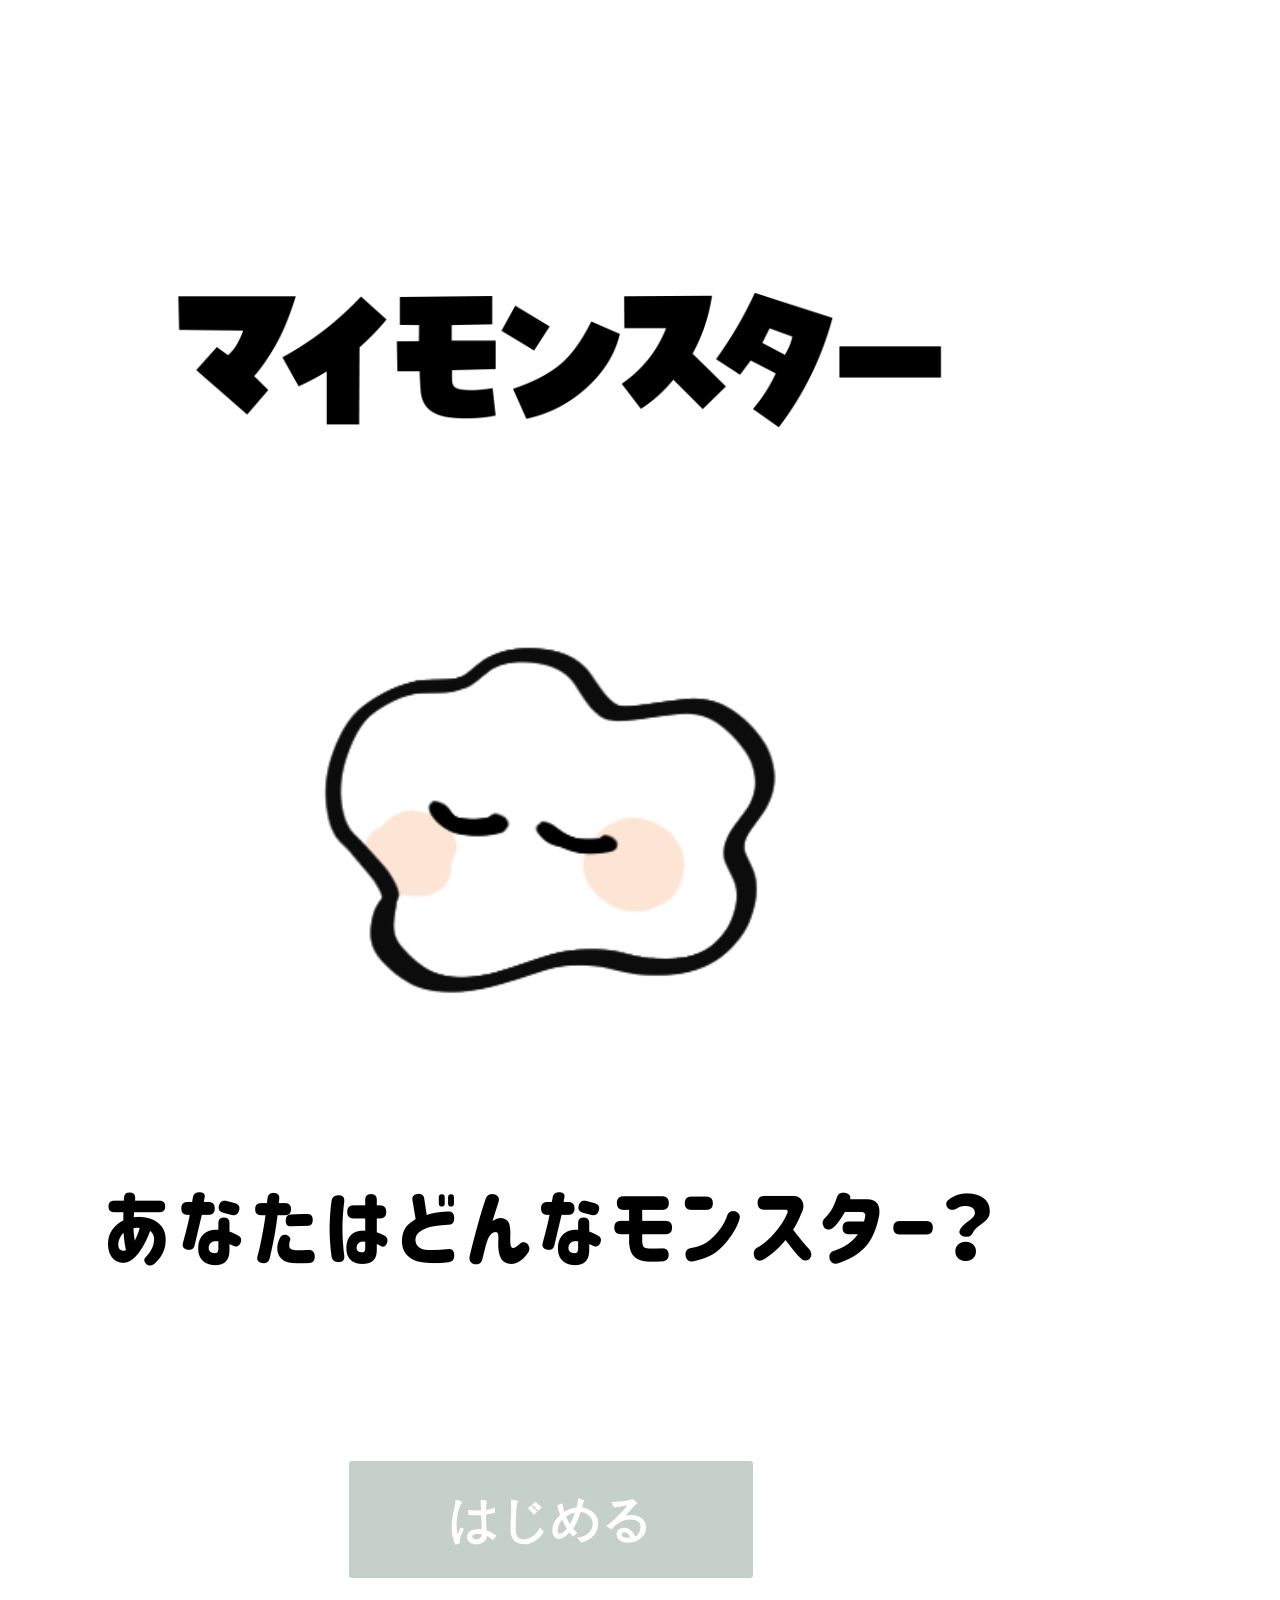
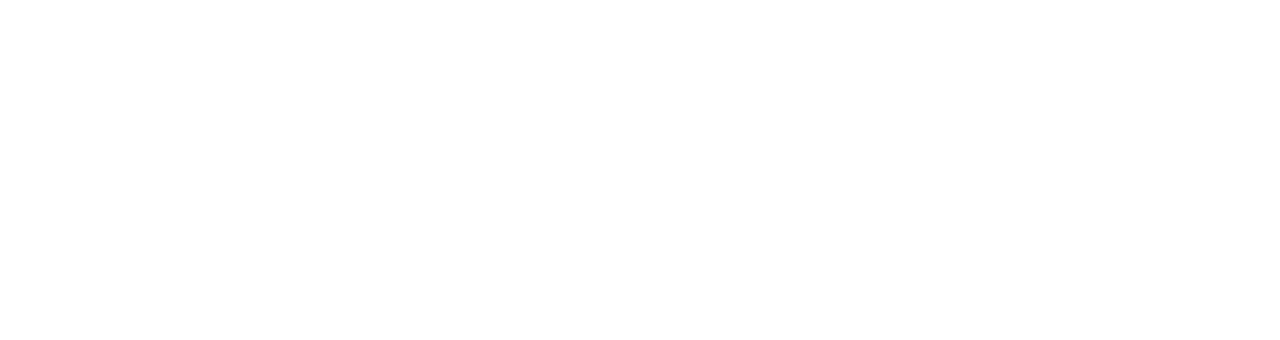
<file: index.html>
<!doctype html>
<html lang="ja">
<head>
  <meta charset="UTF-8">
  <title>ページ1</title>
  <!-- CSS -->
  <link href="MyMonster-2.css" rel="stylesheet">
</head>

<body>
 <div class="wrapper">
  <div class="box1">
   <div class="container">
     <div class="main">
      <img src="mymonster.visual1.png">
     </div>
   </div>
   <div class="botton1">
   <a href="Mymonster-2.html" class="btn btn-tem"><span>はじめる</span></a>
  </div>
  </div>
 </div>
</body>
</html>
</file>
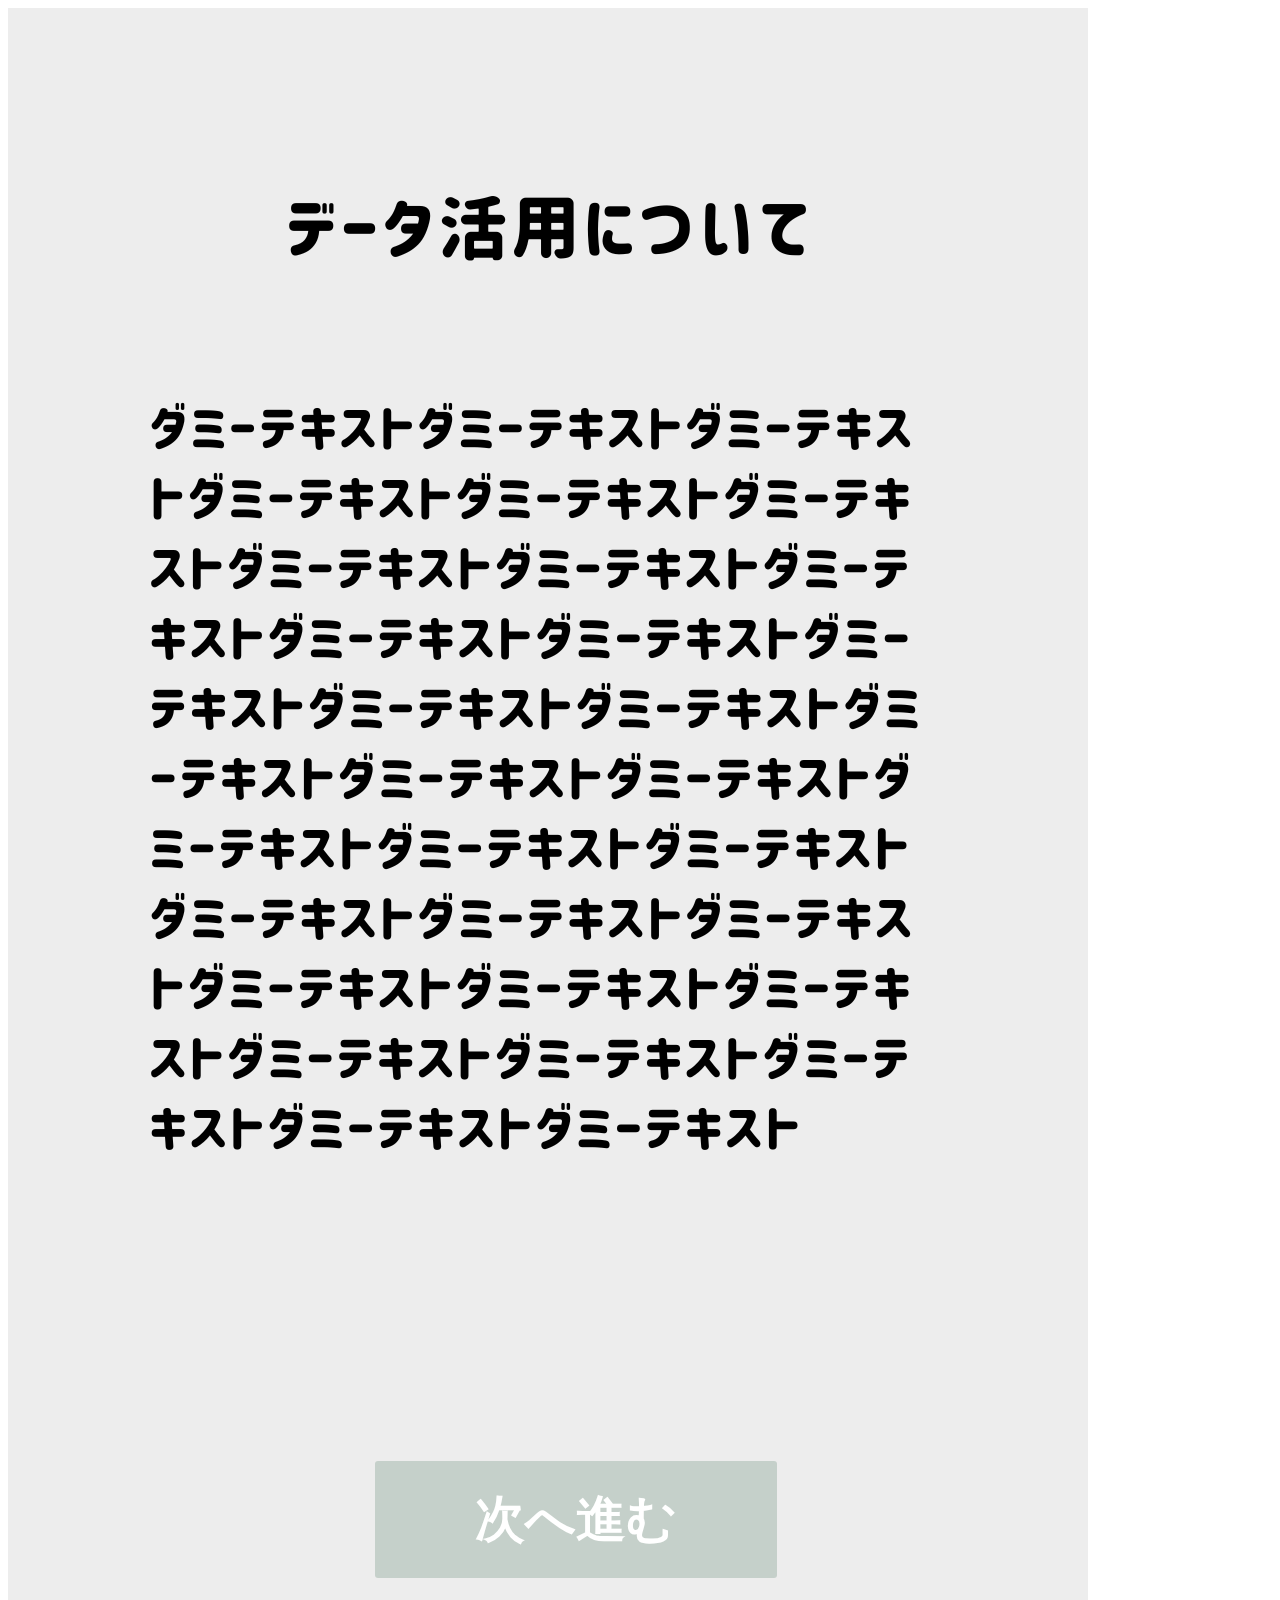
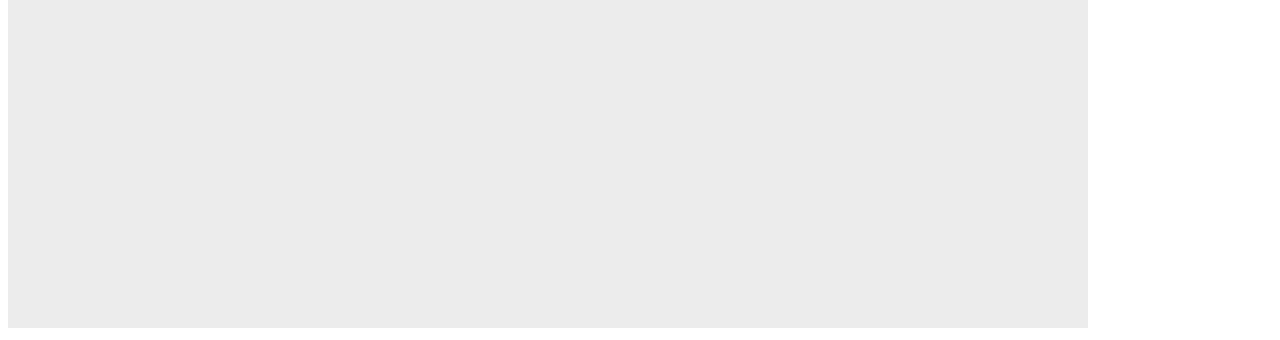
<file: Mymonster-2.html>
<!doctype html>
<html lang="ja">
<head>
  <meta charset="UTF-8">
  <title>ページ2</title>
  <!-- CSS -->
  <link href="MyMonster-3.css" rel="stylesheet">
</head>

<body>
    <div class="wrapper">
        <div class="box2">
        <div class="container">
           <div class="main">
            <img src="mymonster.visual2.png">
           </div>
        </div>
        <div class="botton2">
         <a href="Mymonster-3.html" class="btn btn-tem"><span>次へ進む</span></a>
        </div>
        </div>
    </div>
</body>
</html>
</file>
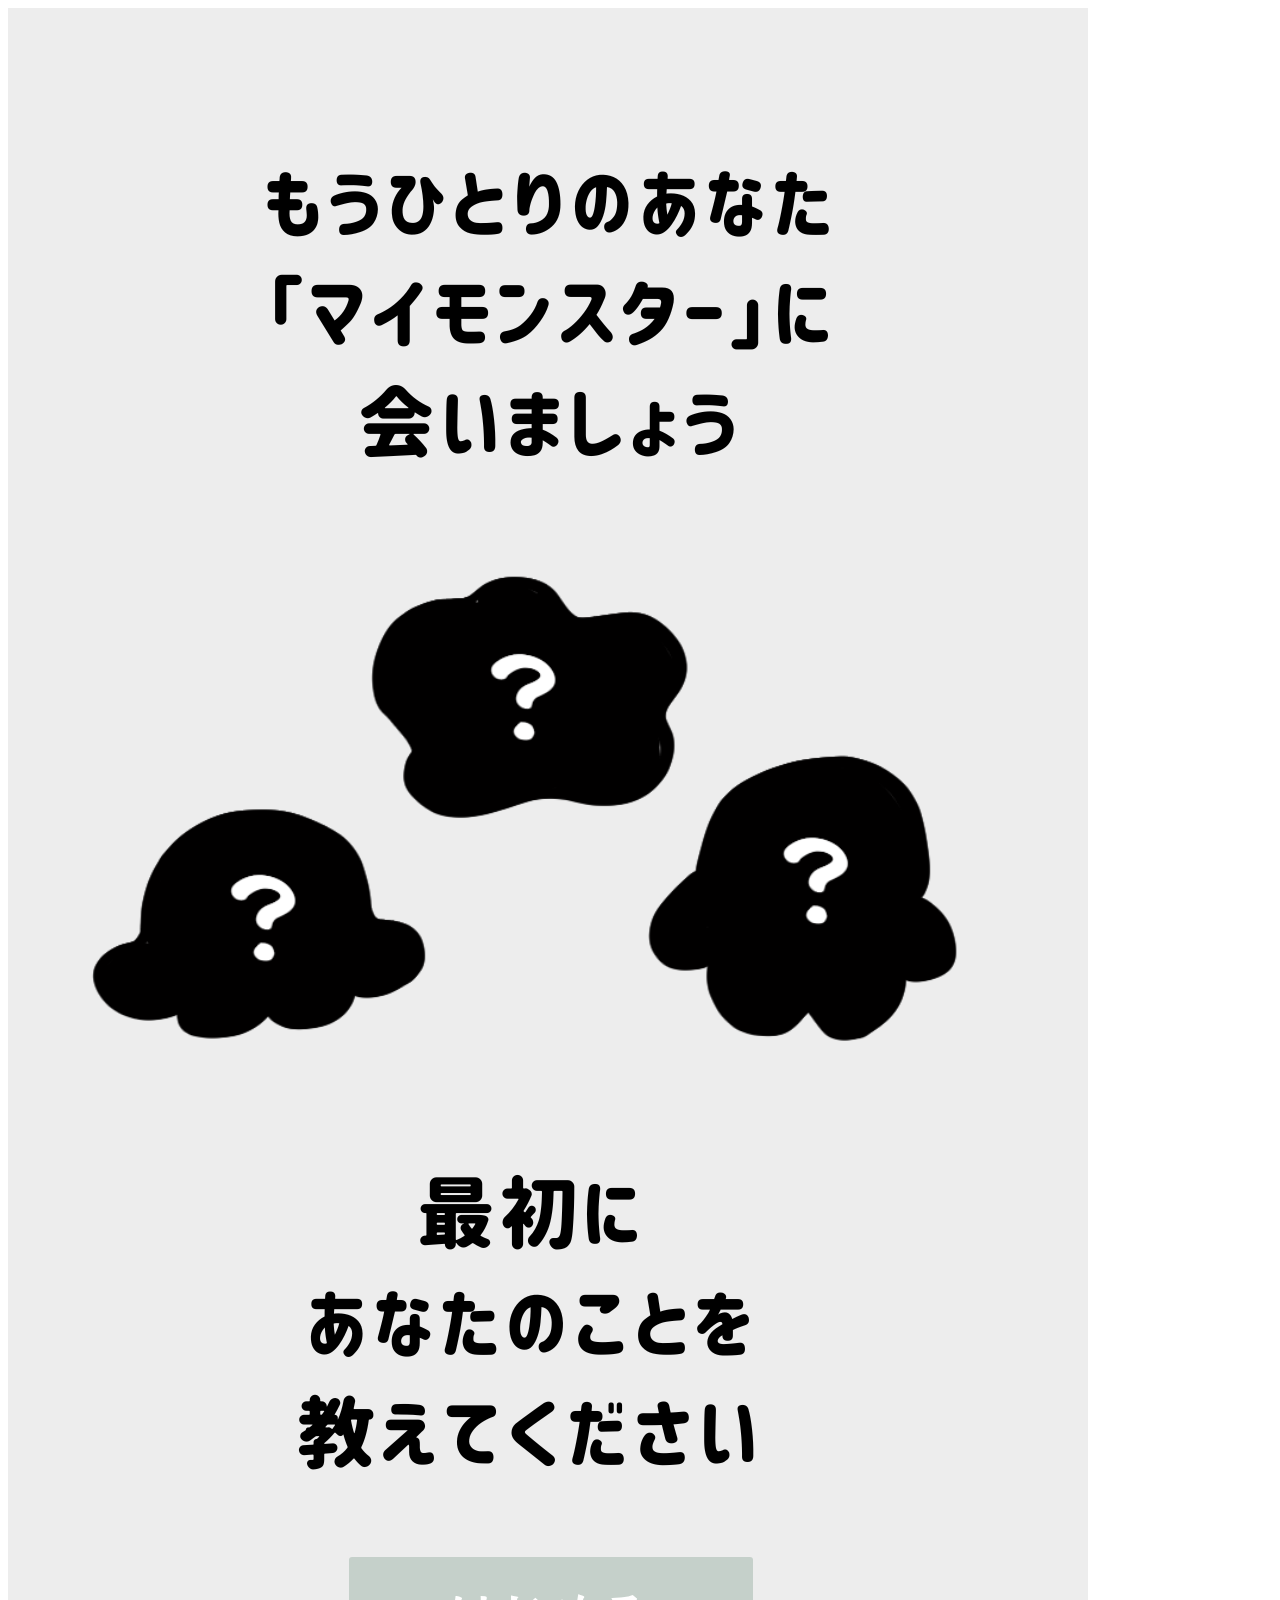
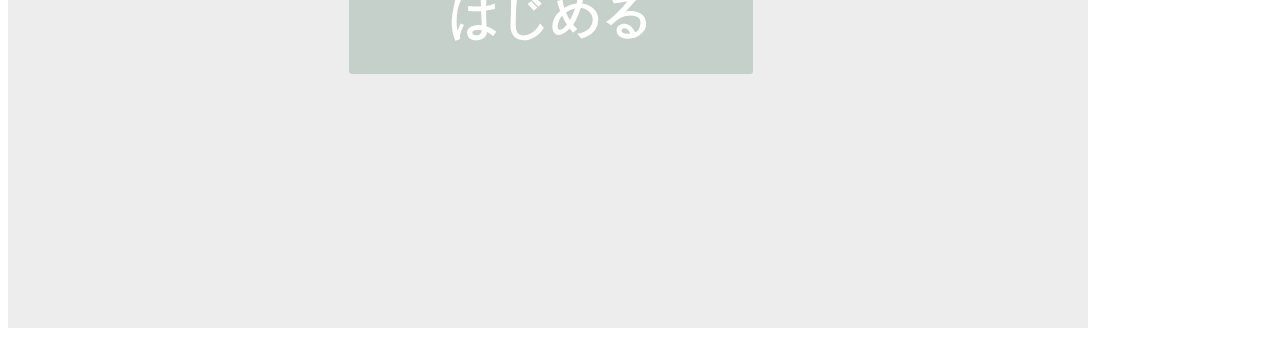
<file: Mymonster-3.html>
<!doctype html>
<html lang="ja">
<head>
  <meta charset="UTF-8">
  <title>ページ3</title>
  <!-- CSS -->
  <link href="MyMonster-4.css" rel="stylesheet">
</head>

<body>
 <div class="wrapper">
  <div class="box3">
   <div class="container">
     <div class="main">
      <img src="mymonster.visual3.png">
     </div>
   </div>
   <div class="botton3">
   <a href="Mymonster-4.html" class="btn btn-tem"><span>はじめる</span></a>
  </div>
  </div>
 </div>
</body>
</html>
</file>
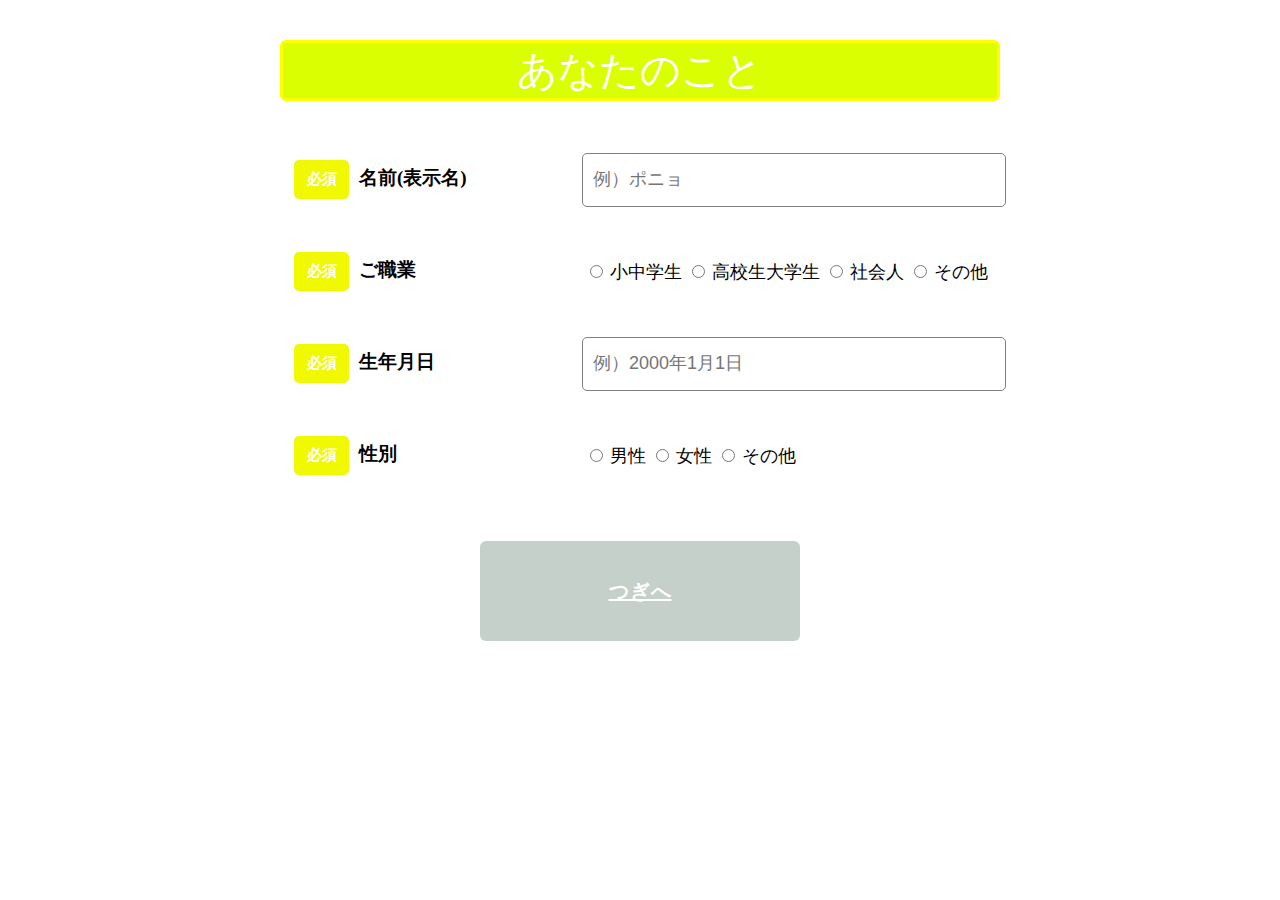
<file: Mymonster-4.html>
<!doctype html>
<html lang="ja">
<head>
  <meta charset="UTF-8">
  <title>ページ4</title>
  <!-- CSS -->
  <link href="MyMonster-5.css" rel="stylesheet">
</head>

<body>
 <div class="wrapper">
  <div class="box4">
   
<form>
  <p class="label-title">あなたのこと</p>
 <div class="form-sample">
   <p class="form-label"><span class="form-require">必須</span>名前(表示名)</p>
   <input type="text" class="form-input" placeholder="例）ポニョ">
 </div>
 <div class="form-radio">
   <p class="form-label"><span class="form-require">必須</span>ご職業</p>
   <div class="radio-label">
   　<label>
     <input type="radio" name="job" value="officeworker">
     小中学生
   </label>
   <label>
     <input type="radio" name="job" value="student">
     高校生大学生
   </label>
   <label>
     <input type="radio" name="job" value="housewife">
     社会人
   </label>
   <label for="sonota">
     <input type="radio" name="job" value="other">
     その他
   </label>
  </div>
 </div>
 <div class="form-sample">
   <p class="form-label"><span class="form-require">必須</span>生年月日</p>
   <input type="text" class="form-input" placeholder="例）2000年1月1日">
 </div>
 
 <div class="form-radio">
    <p class="form-label"><span class="form-require">必須</span>性別</p>
    <div class="radio-label">
    　<label>
      <input type="radio" name="job" value="officeworker">
      男性
    </label>
    <label>
      <input type="radio" name="job" value="student">
      女性
    </label>
    <label for="sonota">
      <input type="radio" name="job" value="other">
      その他
    </label>
   </div>
  </div>
 <div class="botton4">
    <a href="Mymonster-5.html" class="form-Btn"><span>つぎへ</span></a>
   </div>
</form>

  </div>
 </div>
</body>
</html>
</file>
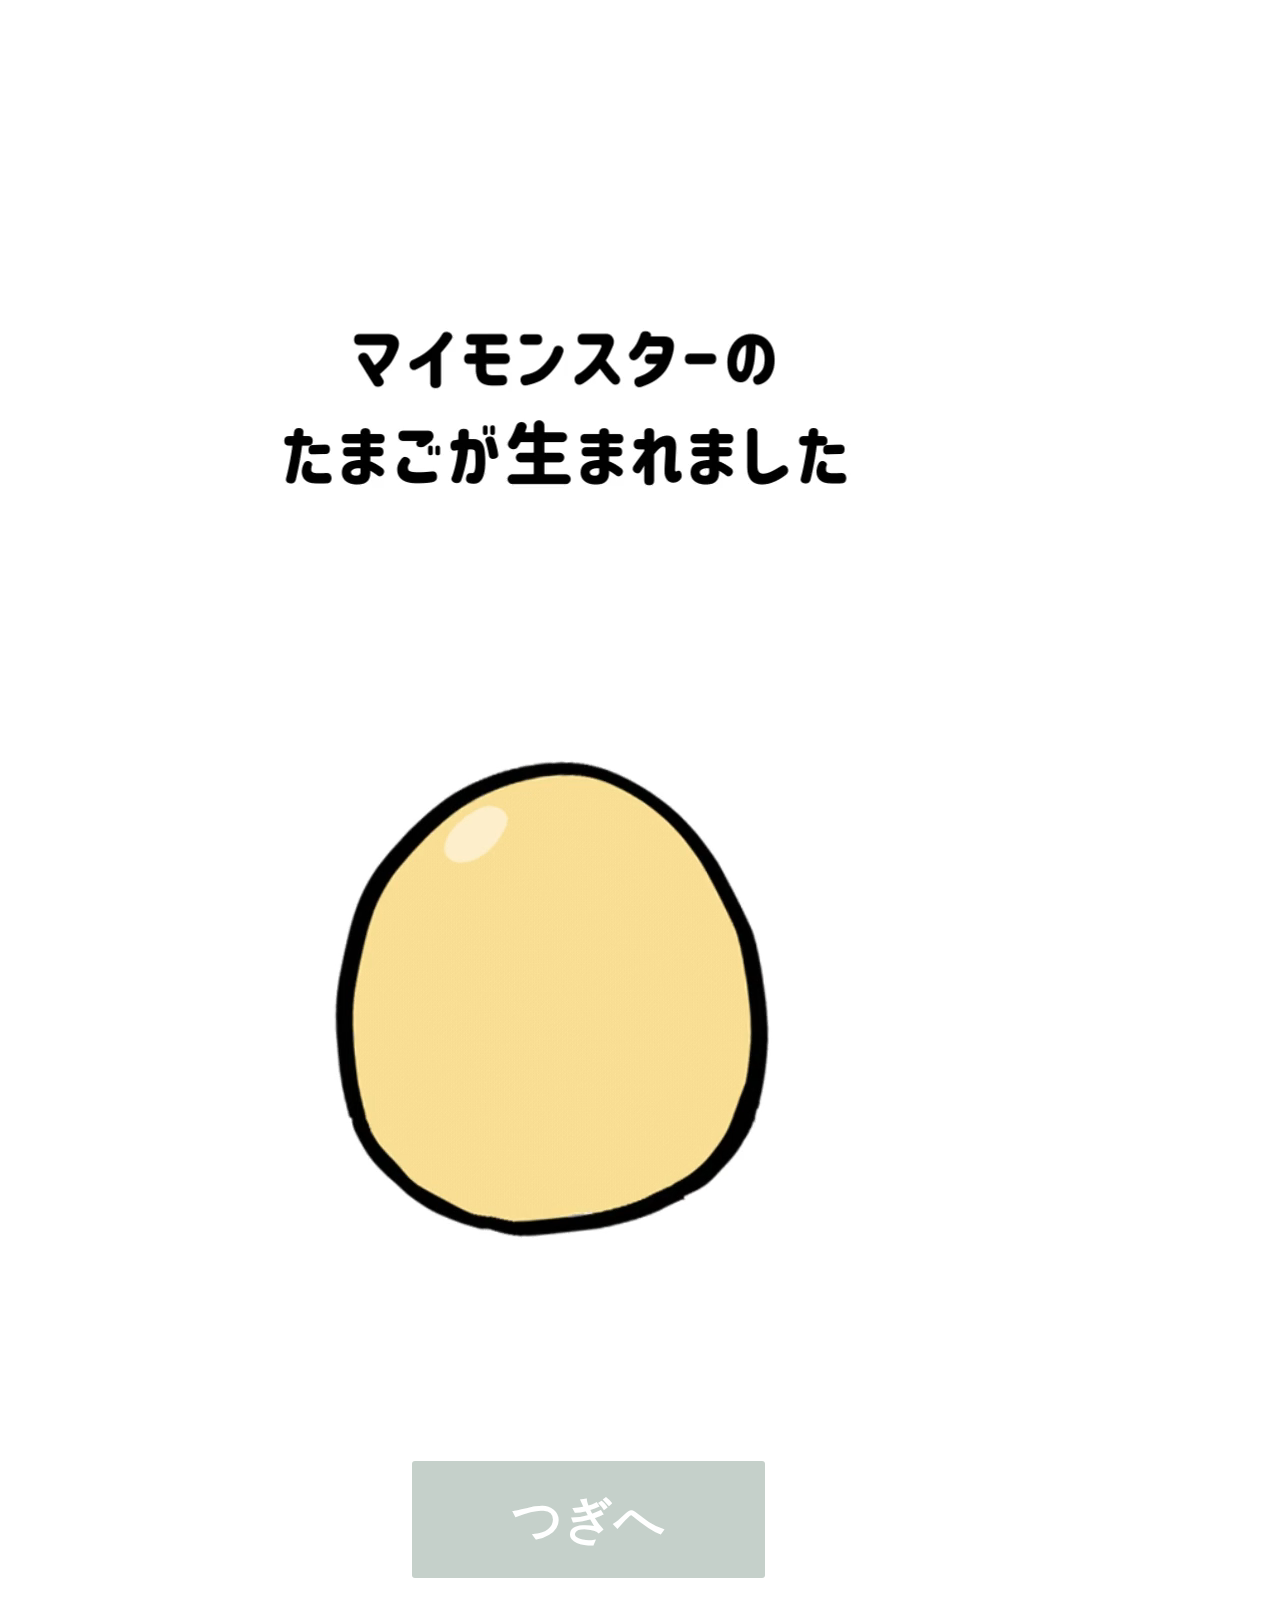
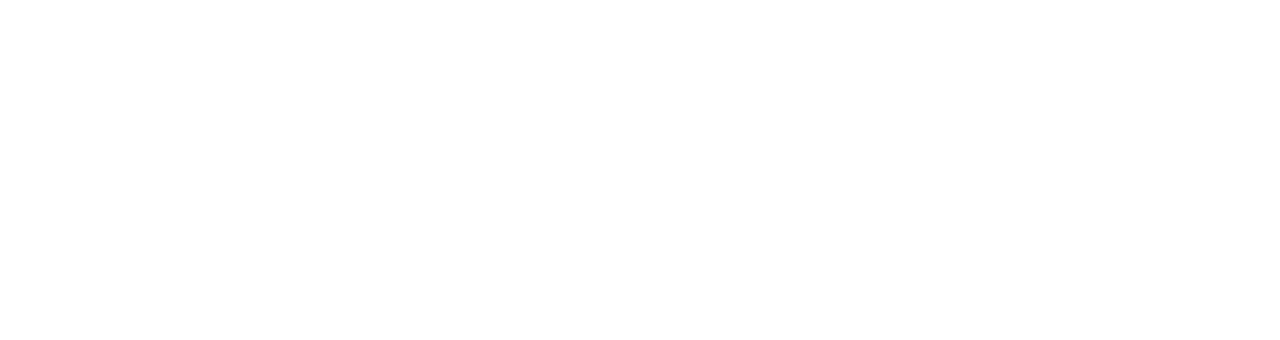
<file: Mymonster-5.html>
<!doctype html>
<html lang="ja">
<head>
  <meta charset="UTF-8">
  <title>ページ5</title>
  <!-- CSS -->
  <link href="MyMonster-6.css" rel="stylesheet">
</head>

<body>
 <div class="wrapper">
  <div class="box5">
   <div class="container">
     <div class="main">
      <video src="mymonster.visual5.mp4" loop autoplay muted></video>
     </div>
   </div>
   <div class="botton5">
   <a href="Mymonster-6.html" class="btn btn-tem"><span>つぎへ</span></a>
  </div>
  </div>
 </div>
</body>
</html>
</file>
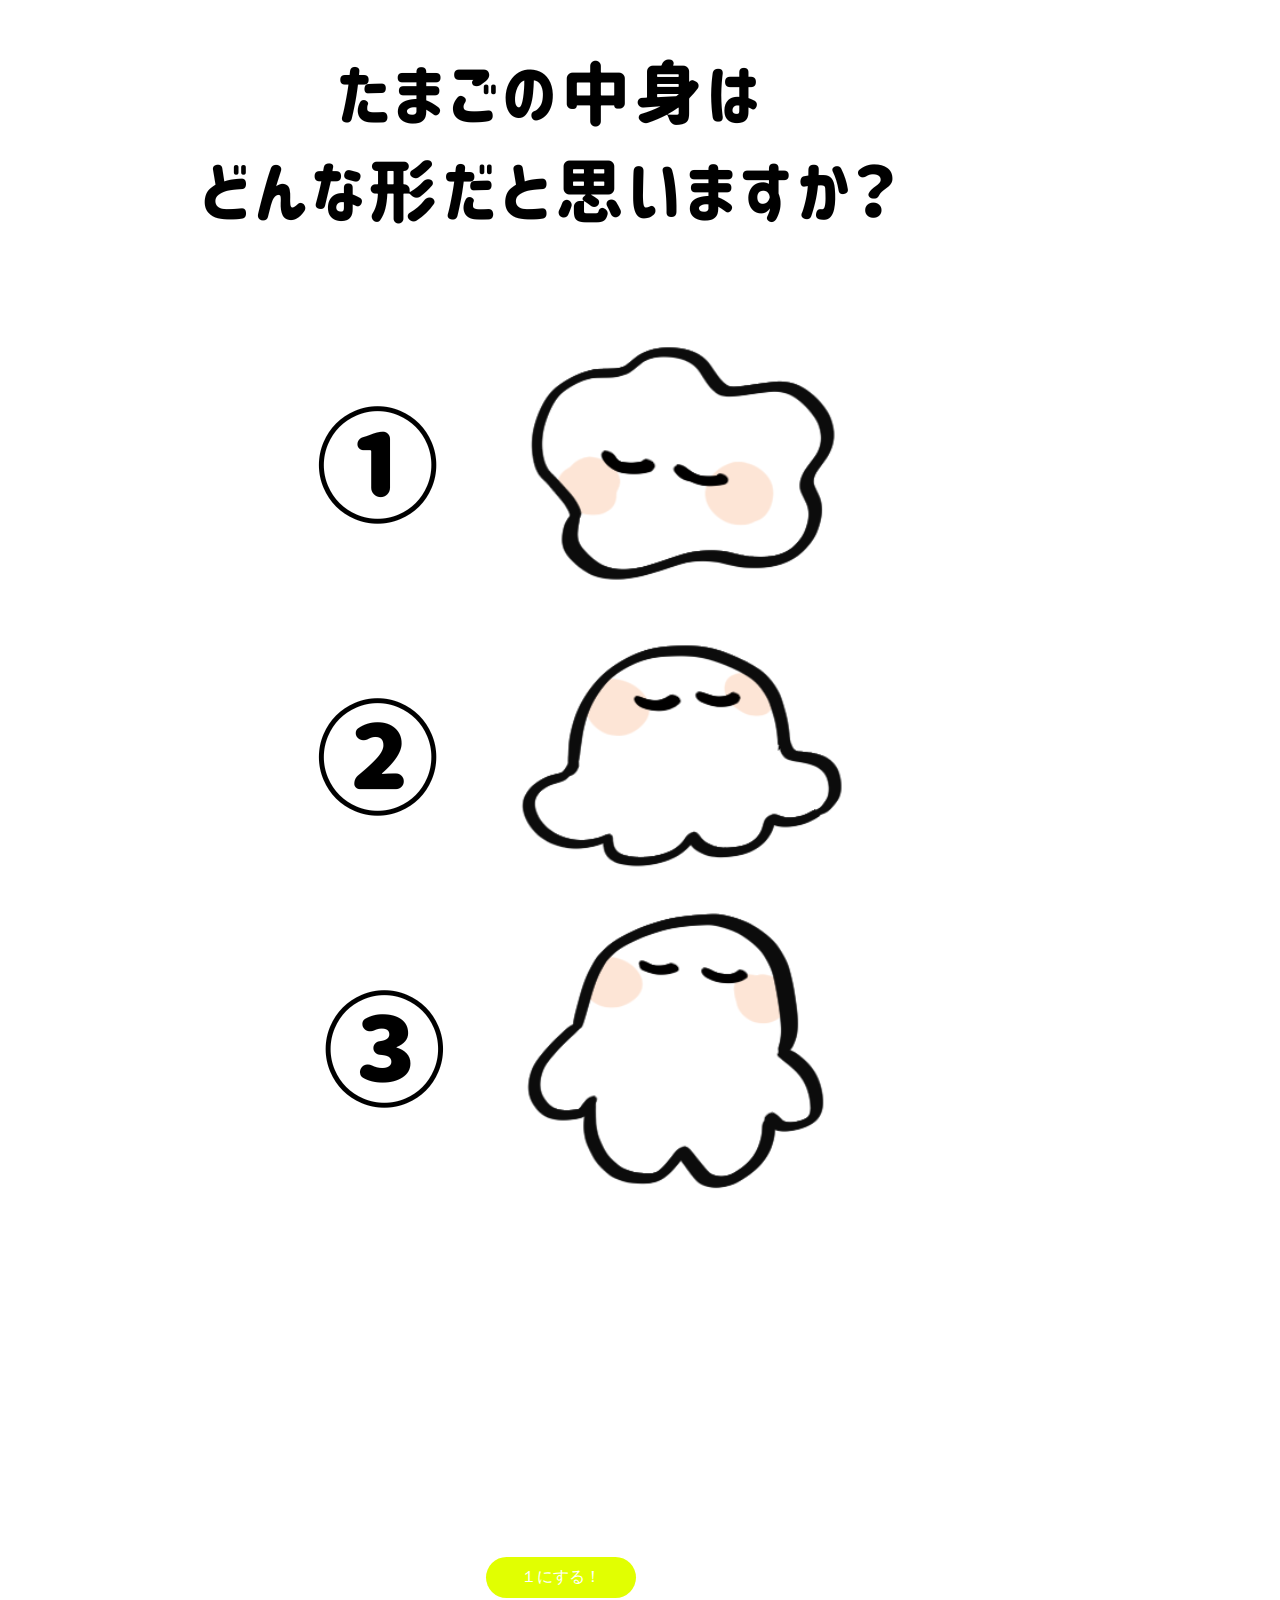
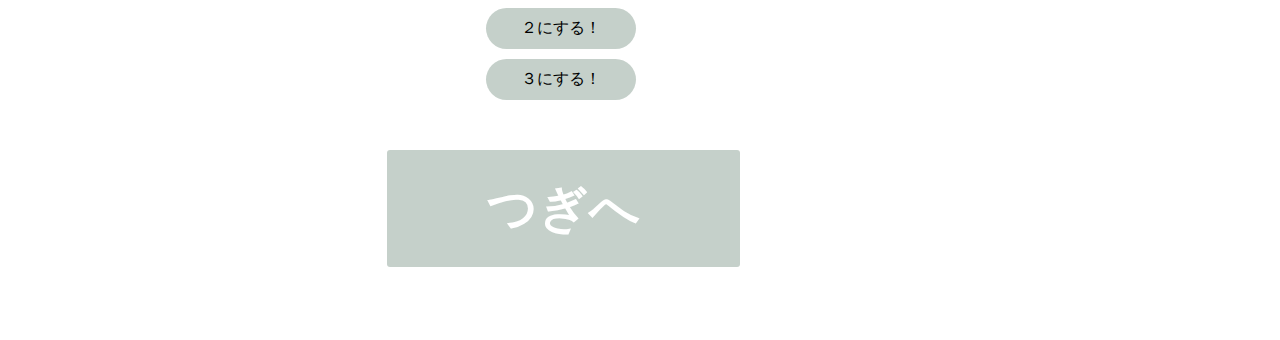
<file: Mymonster-6.html>
<!doctype html>
<html lang="ja">
<head>
  <meta charset="UTF-8">
  <title>ページ6</title>
  <!-- CSS -->
  <link href="MyMonster-7.css" rel="stylesheet">
</head>

<body>
 <div class="wrapper">
  <div class="box6">
   <div class="container">
     <div class="main">
      <img src="mymonster.visual6.png">
     </div>
     <div class="example2">
      <input type="radio" checked id="11" name="example3" value="type-a"><label for="11">１にする！</label>
      <input type="radio" id="12" name="example3"><label for="12" value="type-b">２にする！</label>
      <input type="radio" id="13" name="example3"><label for="13" value="type-c">３にする！</label>
  </div>
   </div>
   <div class="botton6">
   <a href="Mymonster-7.html" class="btn btn-tem"><span>つぎへ</span></a>
  </div>
  </div>
 </div>
</body>
</html>
</file>
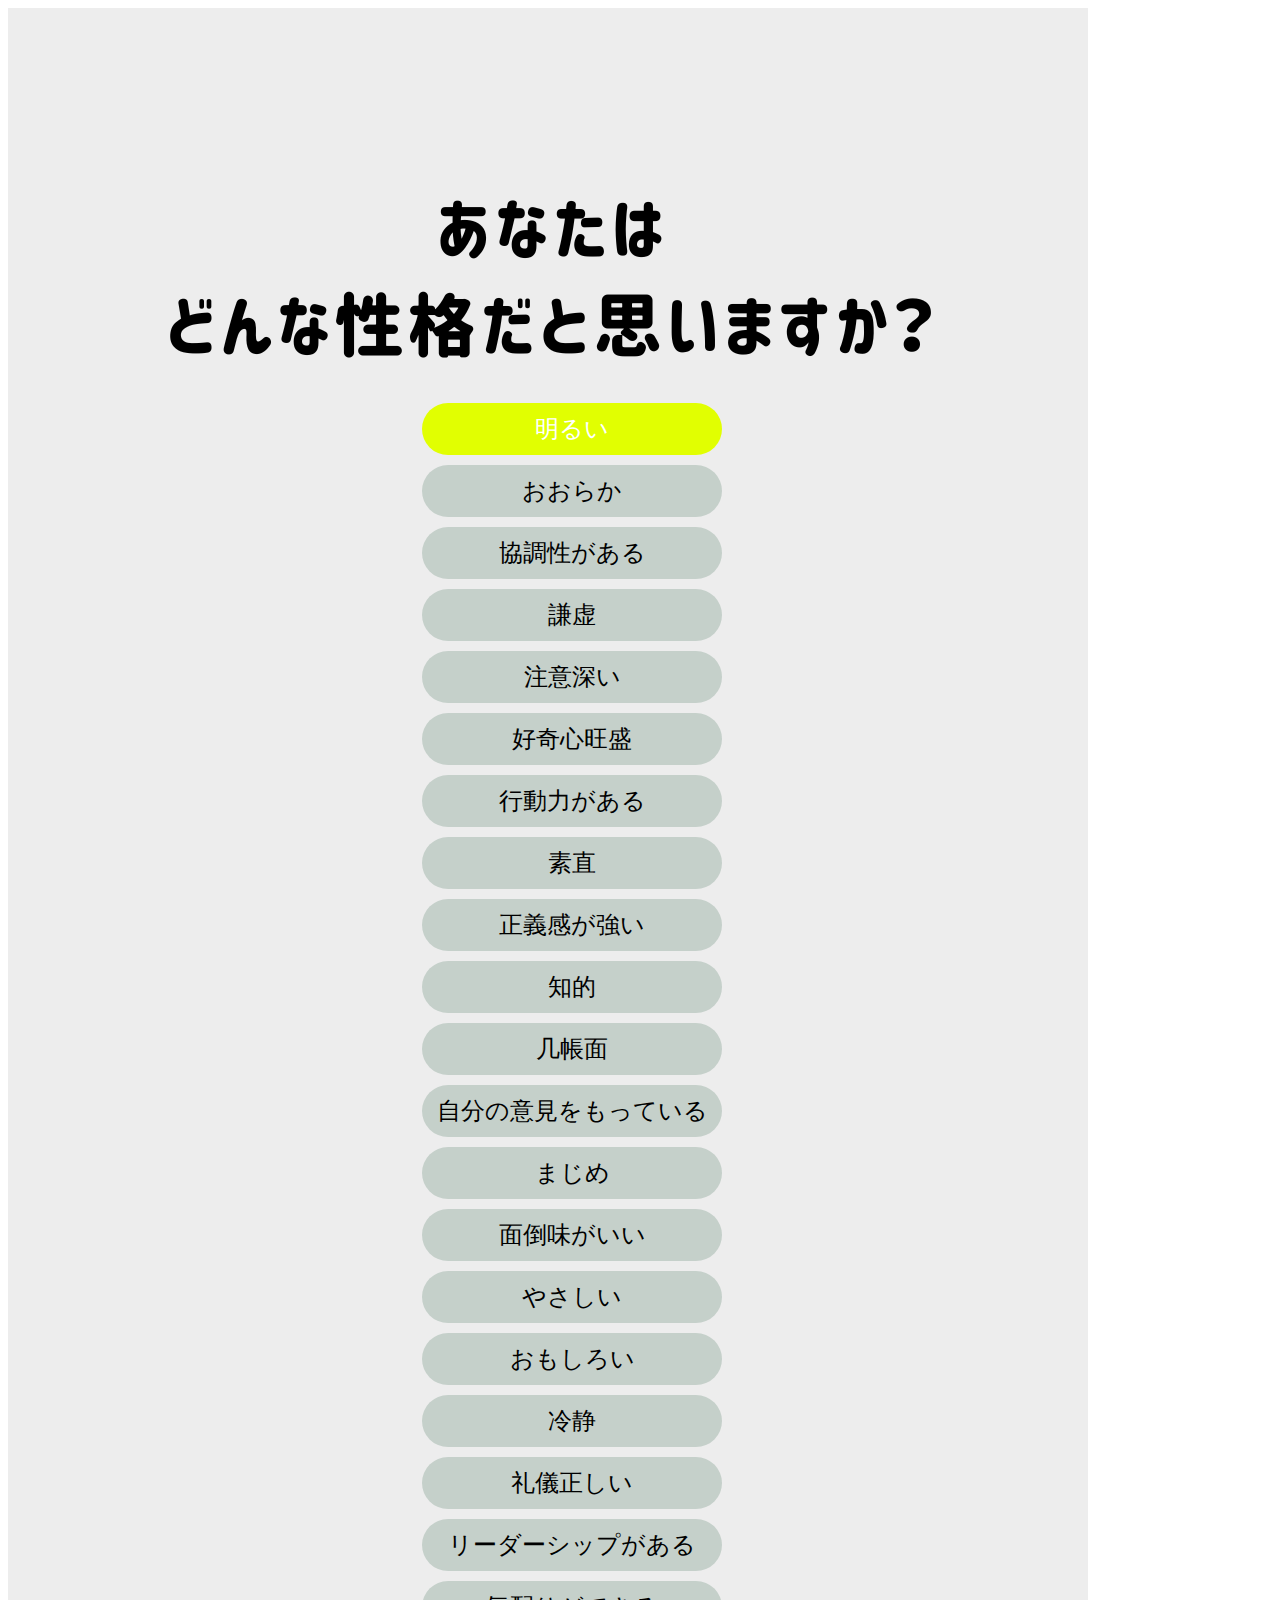
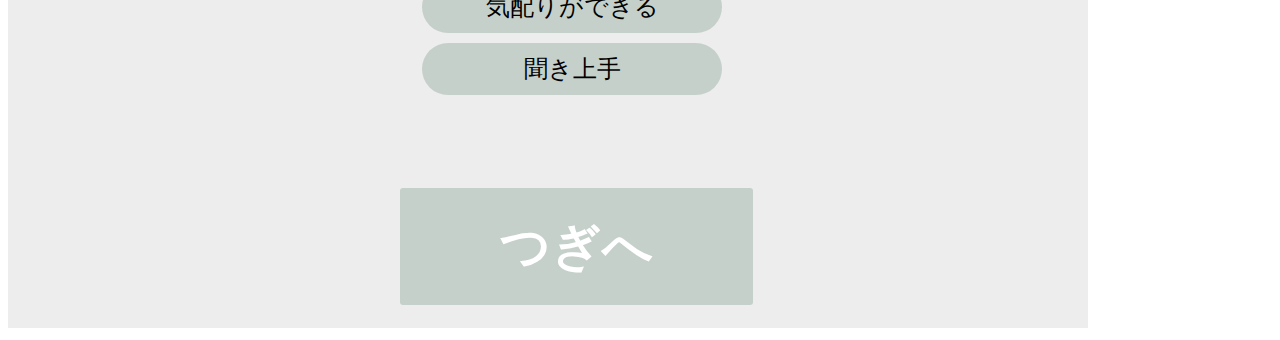
<file: Mymonster-7.html>
<!doctype html>
<html lang="ja">
<head>
  <meta charset="UTF-8">
  <title>ページ7</title>
  <!-- CSS -->
  <link href="MyMonster-8.css" rel="stylesheet">
</head>

<body>
 <div class="wrapper">
  <div class="box7">
   <div class="container">
     <div class="main">
      <img src="mymonster.visual7.png">
     </div>
     <div class="example2">
      <input type="radio" checked id="11" name="example3" ><label for="11">明るい</label>
      <input type="radio" id="12" name="example3"><label for="12" >おおらか</label>
      <input type="radio" id="13" name="example3"><label for="13" >協調性がある</label>
      <input type="radio" id="14" name="example3"><label for="14" >謙虚</label>
      <input type="radio" id="15" name="example3"><label for="15" >注意深い</label>
      <input type="radio" id="16" name="example3"><label for="16" >好奇心旺盛</label>
      <input type="radio" id="17" name="example3"><label for="17" >行動力がある</label>
      <input type="radio" id="18" name="example3"><label for="18" >素直</label>
      <input type="radio" id="19" name="example3"><label for="19" >正義感が強い</label>
      <input type="radio" id="20" name="example3"><label for="20" >知的</label>
      <input type="radio" id="21" name="example3"><label for="21" >几帳面</label>
      <input type="radio" id="22" name="example3"><label for="22" >自分の意見をもっている</label>
      <input type="radio" id="23" name="example3"><label for="23" >まじめ</label>
      <input type="radio" id="24" name="example3"><label for="24" >面倒味がいい</label>
      <input type="radio" id="25" name="example3"><label for="25" >やさしい</label>
      <input type="radio" id="26" name="example3"><label for="26" >おもしろい</label>
      <input type="radio" id="27" name="example3"><label for="27" >冷静</label>
      <input type="radio" id="28" name="example3"><label for="28" >礼儀正しい</label>
      <input type="radio" id="29" name="example3"><label for="29" >リーダーシップがある</label>
      <input type="radio" id="30" name="example3"><label for="30" >気配りができる</label>
      <input type="radio" id="31" name="example3"><label for="31" >聞き上手</label>

  </div>
   </div>
   <div class="botton7">
   <a href="Mymonster-8.html" class="btn btn-tem"><span>つぎへ</span></a>
  </div>
  </div>
 </div>
</body>
</html>
</file>
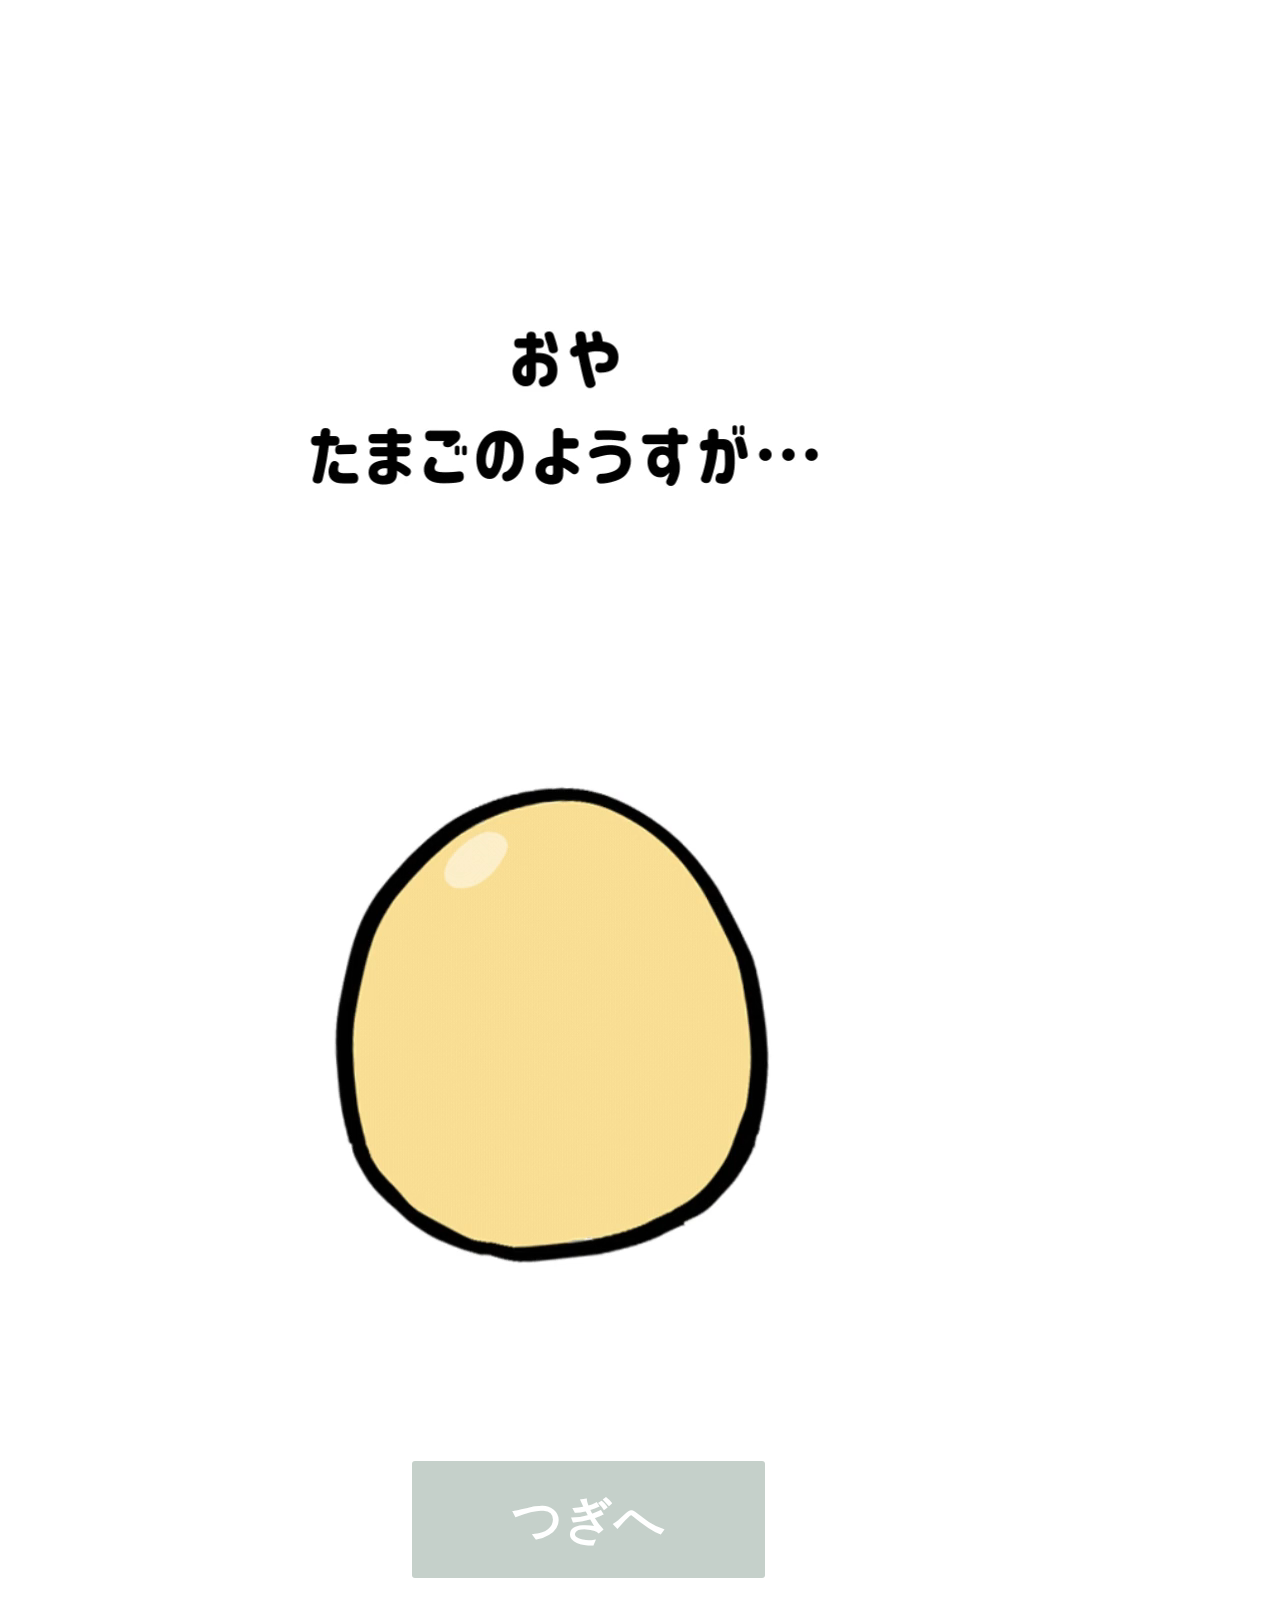
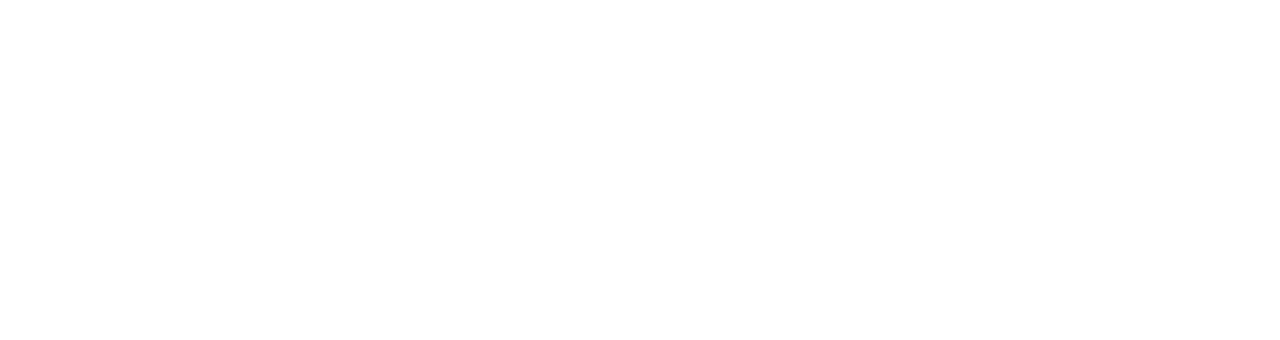
<file: Mymonster-8.html>
<!doctype html>
<html lang="ja">
<head>
  <meta charset="UTF-8">
  <title>ページ8</title>
  <!-- CSS -->
  <link href="MyMonster-9.css" rel="stylesheet">
</head>

<body>
 <div class="wrapper">
  <div class="box8">
   <div class="container">
     <div class="main">
      <video src="mymonster.visual8.mp4" loop autoplay muted></video>
     </div>
   </div>
   <div class="botton8">
   <a href="Mymonster-9.html" class="btn btn-tem"><span>つぎへ</span></a>
  </div>
  </div>
 </div>
</body>
</html>
</file>
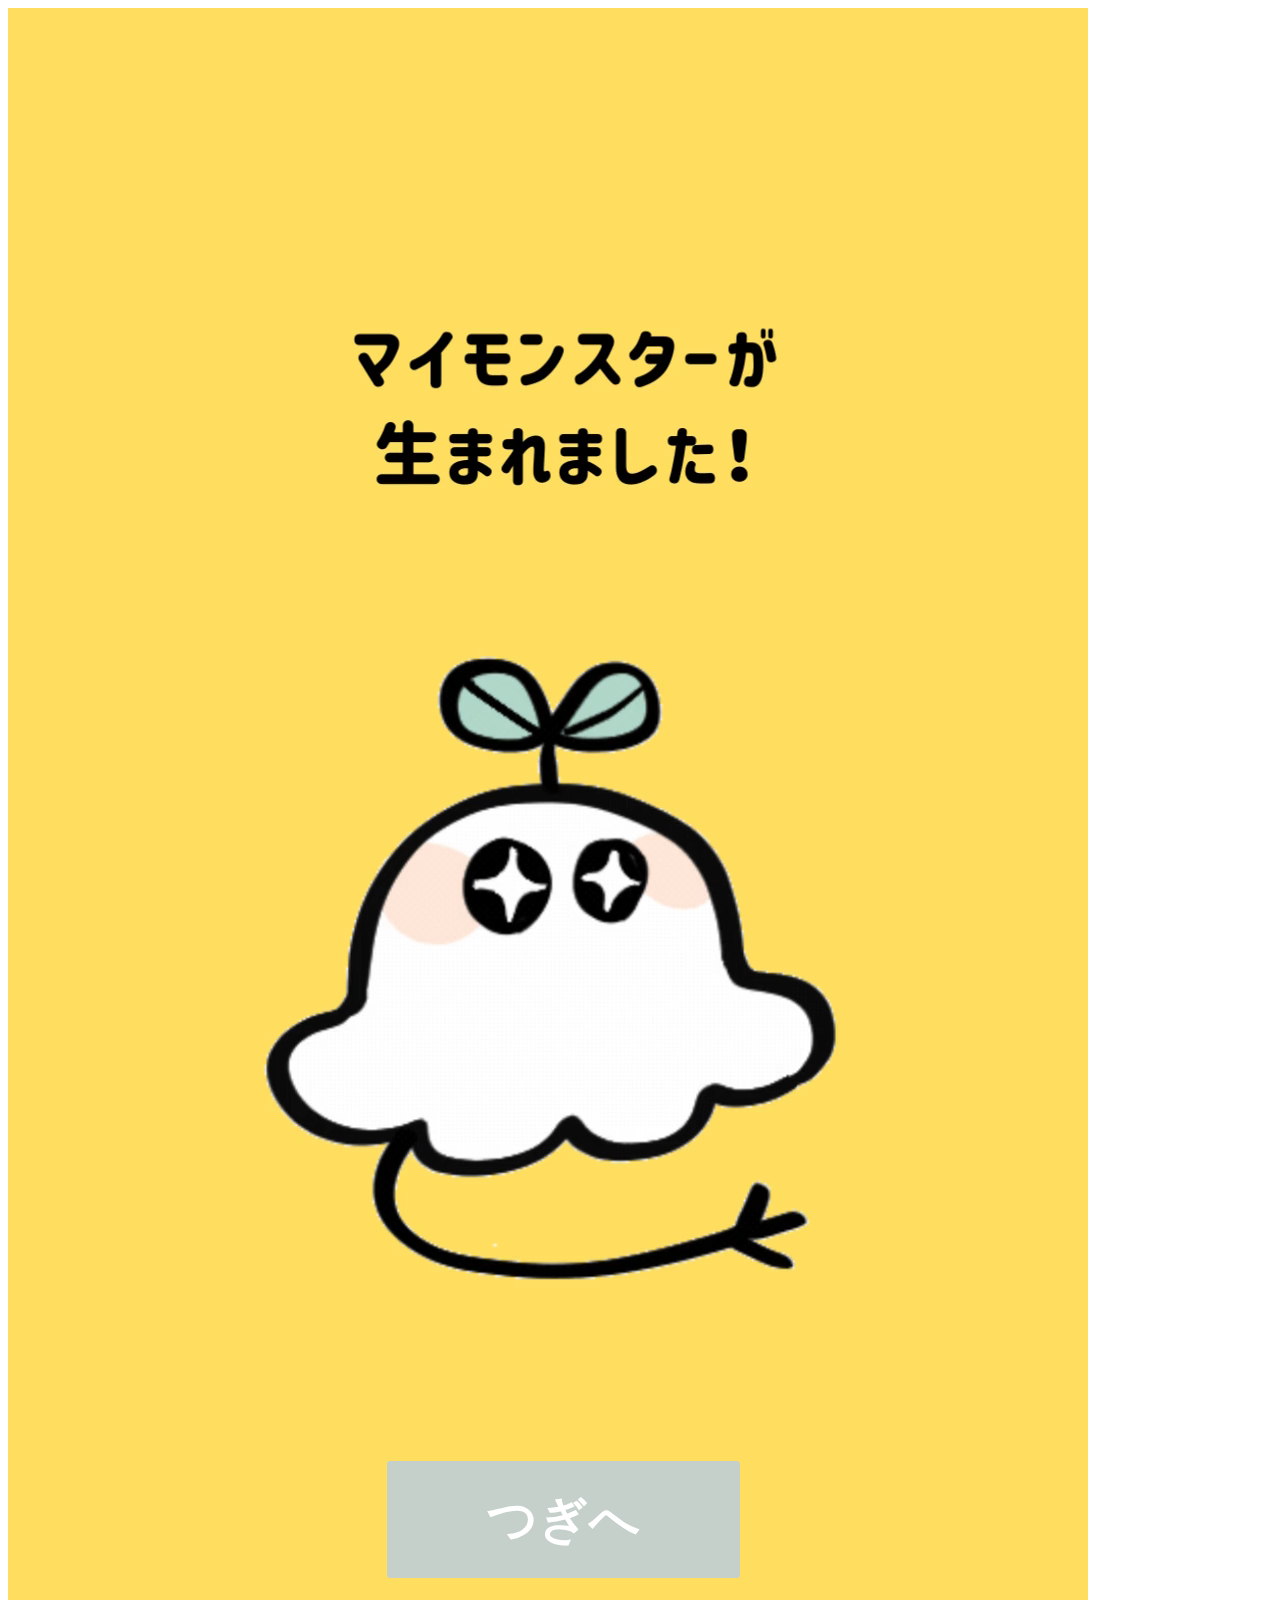
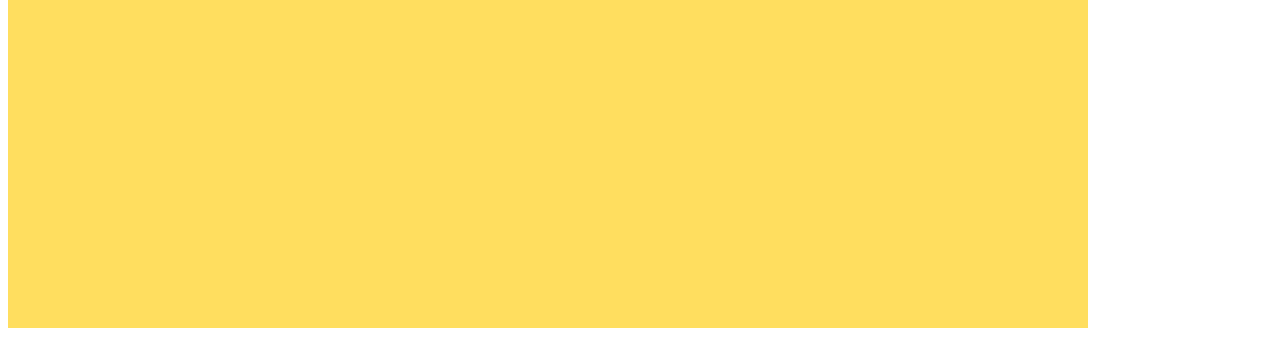
<file: Mymonster-9.html>
<!doctype html>
<html lang="ja">
<head>
  <meta charset="UTF-8">
  <title>ページ9</title>
  <!-- CSS -->
  <link href="MyMonster-10.css" rel="stylesheet">
</head>

<body>
 <div class="wrapper">
  <div class="box9">
   <div class="container">
     <div class="main">
      <video src="mymonster.visual9.mp4" loop autoplay muted></video>
     </div>
   </div>
   <div class="botton9">
   <a href="Mymonster-10.html" class="btn btn-tem"><span>つぎへ</span></a>
  </div>
  </div>
 </div>
</body>
</html>
</file>
<file: MyMonster-2.css>
.box1 {
    position: relative;
}



/*ボタンの位置調整CSS・フォント変更*/
.botton1{
    font-family: "コーポレート・ロゴ（ラウンド）";
    position: absolute;
    top: 75%;
    left: 27%;
}



a.btn-tem{
    padding: 0.5em;
    margin: 10px 0;
    display: block;
    color: #fff !important;
    background: #c5d0ca;
    text-decoration: none;
    font-weight: bold;
    font-size:30px;
    border-radius: 3px;
    text-align:center;
    text-decoration:none !important;
  }

  a.btn-tem:hover {
    background: #e1ff01;
  }
  @media screen and (min-width: 768px){
    a.btn-tem{
      padding: 0.5em 2em;
      margin: 10px auto;
      font-size:50px;
      display:inline-block;
    }
    a.btn-tem:before {
      margin: -3px 10px 0 0;
    }
  }
</file>
<file: MyMonster-3.css>
.box2 {
    position: relative;
}



/*ボタンの位置調整CSS・フォント変更*/
.botton2{
    font-family: "コーポレート・ロゴ（ラウンド）";
    position: absolute;
    top: 75%;
    left: 29%;
}



a.btn-tem{
    padding: 0.5em;
    margin: 10px 0;
    display: block;
    color: #fff !important;
    background: #c5d0ca;
    text-decoration: none;
    font-weight: bold;
    font-size:30px;
    border-radius: 3px;
    text-align:center;
    text-decoration:none !important;
  }

  a.btn-tem:hover {
    background: #e1ff01;
  }
  @media screen and (min-width: 768px){
    a.btn-tem{
      padding: 0.5em 2em;
      margin: 10px auto;
      font-size:50px;
      display:inline-block;
    }
    a.btn-tem:before {
      margin: -3px 10px 0 0;
    }
  }
</file>
<file: MyMonster-4.css>
.box3 {
    position: relative;
}



/*ボタンの位置調整CSS・フォント変更*/
.botton3{
    font-family: "コーポレート・ロゴ（ラウンド）";
    position: absolute;
    top: 80%;
    left: 27%;
}



a.btn-tem{
    padding: 0.5em;
    margin: 10px 0;
    display: block;
    color: #fff !important;
    background: #c5d0ca;
    text-decoration: none;
    font-weight: bold;
    font-size:30px;
    border-radius: 3px;
    text-align:center;
    text-decoration:none !important;
  }

  a.btn-tem:hover {
    background: #e1ff01;
  }
  @media screen and (min-width: 768px){
    a.btn-tem{
      padding: 0.5em 2em;
      margin: 10px auto;
      font-size:50px;
      display:inline-block;
    }
    a.btn-tem:before {
      margin: -3px 10px 0 0;
    }
  }
</file>
<file: MyMonster-5.css>
.label-title {
 font-size: 40px;
 text-align: center;
 border: solid 3px  #ffff00;
  border-radius: 6px;
  background:  #d9ff00;
  color: #fff;
}
 
 
 
form {
 margin-left: auto;
 margin-right: auto;
 max-width: 720px;
 }
 
 
.radioinput {
 text-align: center;
 }
 
 
.form-sample {
 width: 100%;
 display: flex;
 align-items: center;
 padding-left: 14px;
 padding-right: 14px;
 padding-bottom: 15px;
}
 
.form-radio {
 display: flex;
 width: 100%;
 display: flex;
 align-items: center;
 padding-left: 14px;
 padding-right: 14px;
 padding-bottom: 15px;
 }
 
 
 
.radio-label {
 width: 100%;
 max-width: 500px;
 margin-left: 20px;
font-size: 18px;
}
 
 
.form-label {
 width: 100%;
 max-width: 248px;
 font-weight: bold;
 font-size: 19px;
}
 
.form-label.last {
 margin-top: 10px;
 margin-bottom: auto;
}
 
.form-require {
 border-radius: 5px;
 margin-right: 10px;
 padding-top: 10px;
 padding-bottom: 10px;
 width: 55px;
 display: inline-block;
 text-align: center;
 background: #f1f900;
 color: #fff;
 font-size: 15px;
}
 
.form-input {
 border: 1px solid gray;
 border-radius: 5px;
 margin-left: 40px;
 padding-left: 10px;
 height: 50px;
 width: 100%;
 max-width: 410px;
 font-size: 18px;
}
 

 
.form-Btn {
 border-radius: 6px;
 margin-top: 32px;
 margin-left: auto;
 margin-right: auto;
 padding-top: 20px;
 padding-bottom: 20px;
 padding-left: 20px;
 padding-right: 20px;
 line-height: 3;
 text-align: center;
 width: 280px;
 display: block;
 letter-spacing: 0.05em;
 background: #c5d0ca;
 color: #fff;
 font-weight: bold;
 font-size: 20px;
}
</file>
<file: MyMonster-6.css>
.box5 {
    position: relative;
}



/*ボタンの位置調整CSS・フォント変更*/
.botton5{
    font-family: "コーポレート・ロゴ（ラウンド）";
    position: absolute;
    top: 75%;
    left: 32%;
}



a.btn-tem{
    padding: 0.5em;
    margin: 10px 0;
    display: block;
    color: #fff !important;
    background: #c5d0ca;
    text-decoration: none;
    font-weight: bold;
    font-size:30px;
    border-radius: 3px;
    text-align:center;
    text-decoration:none !important;
  }

  a.btn-tem:hover {
    background: #e1ff01;
  }
  @media screen and (min-width: 768px){
    a.btn-tem{
      padding: 0.5em 2em;
      margin: 10px auto;
      font-size:50px;
      display:inline-block;
    }
    a.btn-tem:before {
      margin: -3px 10px 0 0;
    }
  }
</file>
<file: MyMonster-7.css>
.box6 {
    position: relative;
}



/*｢次へ｣ボタンの位置調整CSS・フォント変更*/
.botton6{
    font-family: "コーポレート・ロゴ（ラウンド）";
    position: absolute;
    top: 90%;
    left: 30%;
}



a.btn-tem{
    padding: 0.5em;
    margin: 10px 0;
    display: block;
    color: #fff !important;
    background: #c5d0ca;
    text-decoration: none;
    font-weight: bold;
    font-size:30px;
    border-radius: 3px;
    text-align:center;
    text-decoration:none !important;
  }

  a.btn-tem:hover {
    background: #e1ff01;
  }
  @media screen and (min-width: 768px){
    a.btn-tem{
      padding: 0.5em 2em;
      margin: 10px auto;
      font-size:50px;
      display:inline-block;
    }
    a.btn-tem:before {
      margin: -3px 10px 0 0;
    }
  }


  /*選択ボタンのＣＳＳ*/
  .example2{
    display: flex;
}
.example2 label{
    display: block;
    width: 150px;
    background: #c5d0ca;
    color: #000;
    padding: 10px;
    margin: 10px;
    box-sizing: border-box;
    text-align: center;
    text-decoration: none;
    border-radius: 30px;
    cursor: pointer;
}
.example2 input:checked+label{
    background: #e1ff01;
    color: #FFF;
}
.example2 input{
    display: none;
}

.example2 {
  display:block;
  position: absolute;
    top: 80%;
    left: 37%;
}
</file>
<file: MyMonster-8.css>
.box7 {
    position: relative;
}



/*ボタンの位置調整CSS・フォント変更*/
.botton7{
    font-family: "コーポレート・ロゴ（ラウンド）";
    position: absolute;
    top: 92%;
    left: 31%;
}



a.btn-tem{
    padding: 0.5em;
    margin: 10px 0;
    display: block;
    color: #fff !important;
    background: #c5d0ca;
    text-decoration: none;
    font-weight: bold;
    font-size:30px;
    border-radius: 3px;
    text-align:center;
    text-decoration:none !important;
  }

  a.btn-tem:hover {
    background: #e1ff01;
  }
  @media screen and (min-width: 768px){
    a.btn-tem{
      padding: 0.5em 2em;
      margin: 10px auto;
      font-size:50px;
      display:inline-block;
    }
    a.btn-tem:before {
      margin: -3px 10px 0 0;
    }
  }

   /*選択ボタンのＣＳＳ*/
 
.example2 label{
    display: block;
    width: 300px;
    font-size: 24px;
    background: #c5d0ca;
    color: #000;
    padding: 10px;
    margin: 10px;
    box-sizing: border-box;
    text-align: center;
    text-decoration: none;
    border-radius: 30px;
    cursor: pointer;
}
.example2 input:checked+label{
    background: #e1ff01;
    color: #FFF;
}
.example2 input{
    display: none;
}

.example2 {
  display: inline-block;
  position: absolute;
    top: 20%;
    left: 32%;
}
</file>
<file: MyMonster-9.css>
.box8 {
    position: relative;
}



/*ボタンの位置調整CSS・フォント変更*/
.botton8{
    font-family: "コーポレート・ロゴ（ラウンド）";
    position: absolute;
    top: 75%;
    left: 32%;
}



a.btn-tem{
    padding: 0.5em;
    margin: 10px 0;
    display: block;
    color: #fff !important;
    background: #c5d0ca;
    text-decoration: none;
    font-weight: bold;
    font-size:30px;
    border-radius: 3px;
    text-align:center;
    text-decoration:none !important;
  }

  a.btn-tem:hover {
    background: #e1ff01;
  }
  @media screen and (min-width: 768px){
    a.btn-tem{
      padding: 0.5em 2em;
      margin: 10px auto;
      font-size:50px;
      display:inline-block;
    }
    a.btn-tem:before {
      margin: -3px 10px 0 0;
    }
  }
</file>
<file: MyMonster-10.css>
.box9 {
    position: relative;
}



/*ボタンの位置調整CSS・フォント変更*/
.botton9{
    font-family: "コーポレート・ロゴ（ラウンド）";
    position: absolute;
    top: 75%;
    left: 30%;
}



a.btn-tem{
    padding: 0.5em;
    margin: 10px 0;
    display: block;
    color: #fff !important;
    background: #c5d0ca;
    text-decoration: none;
    font-weight: bold;
    font-size:30px;
    border-radius: 3px;
    text-align:center;
    text-decoration:none !important;
  }

  a.btn-tem:hover {
    background: #e1ff01;
  }
  @media screen and (min-width: 768px){
    a.btn-tem{
      padding: 0.5em 2em;
      margin: 10px auto;
      font-size:50px;
      display:inline-block;
    }
    a.btn-tem:before {
      margin: -3px 10px 0 0;
    }
  }
</file>
